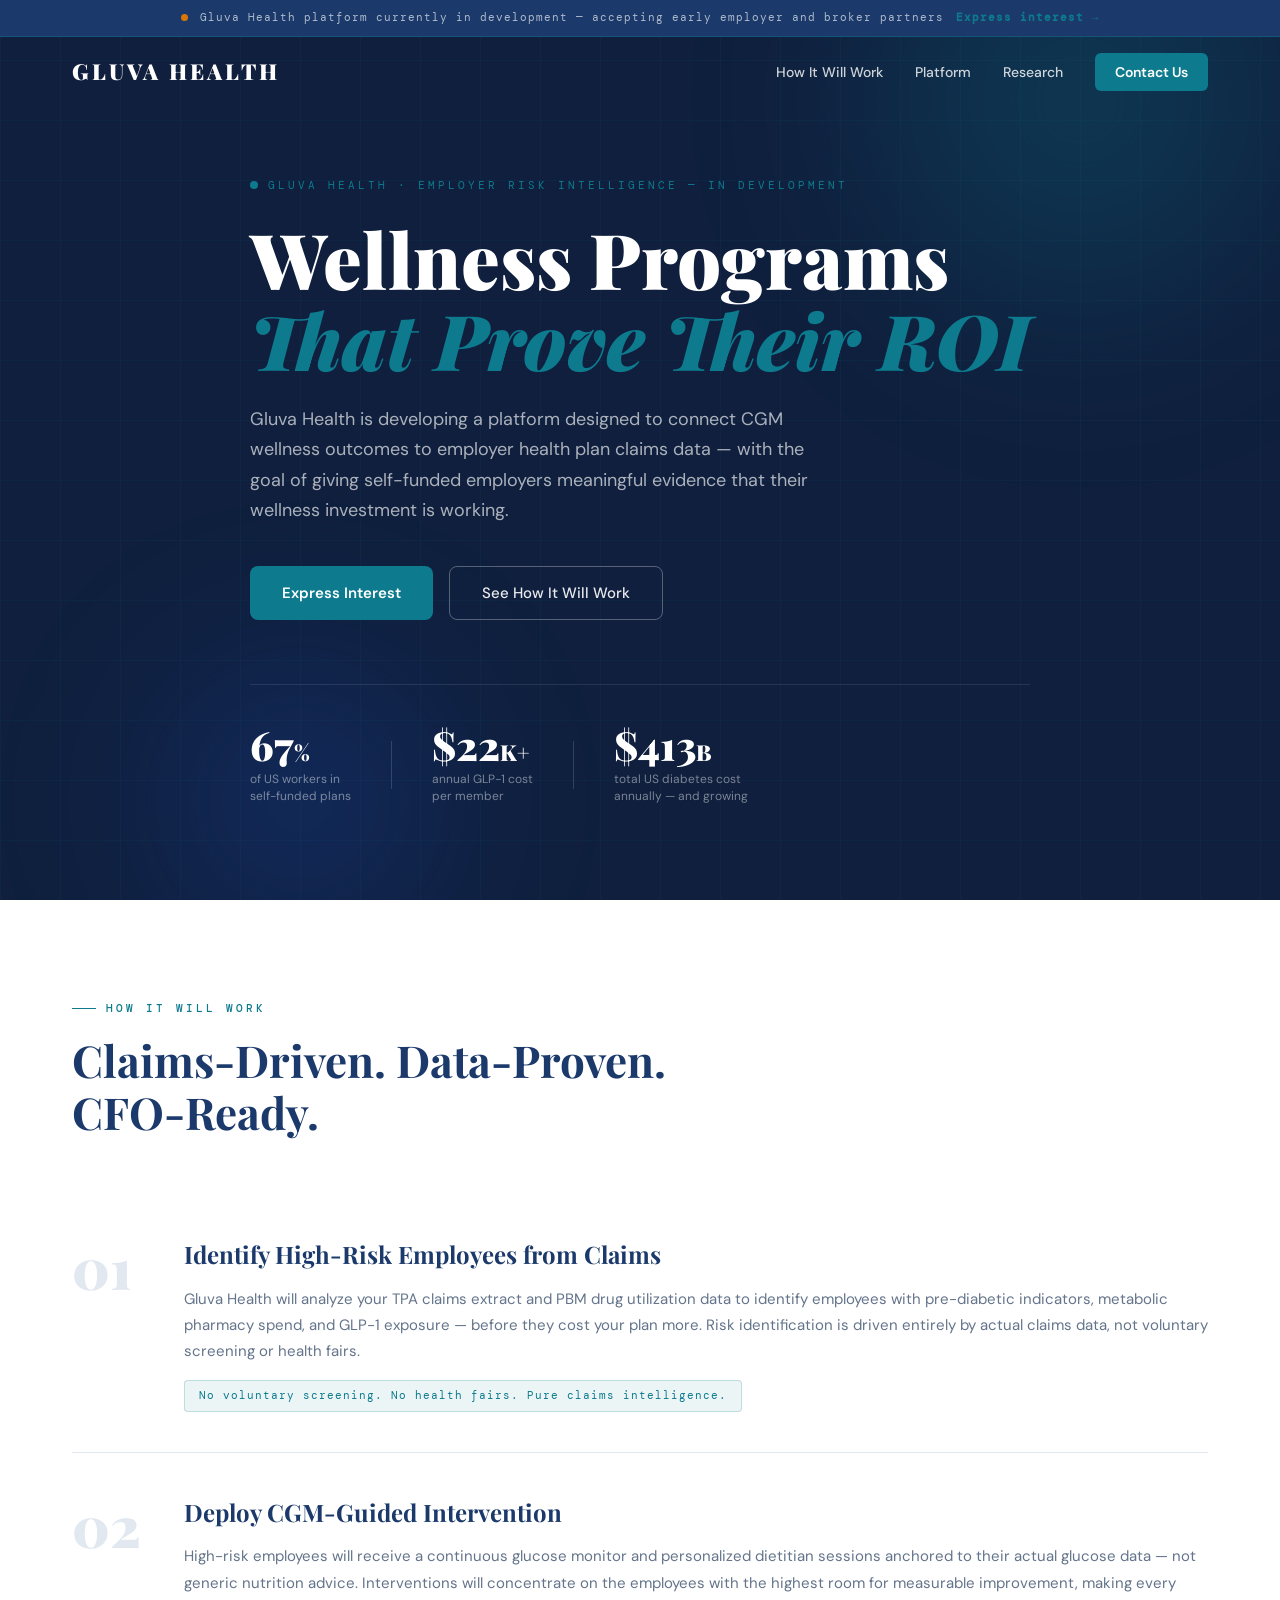
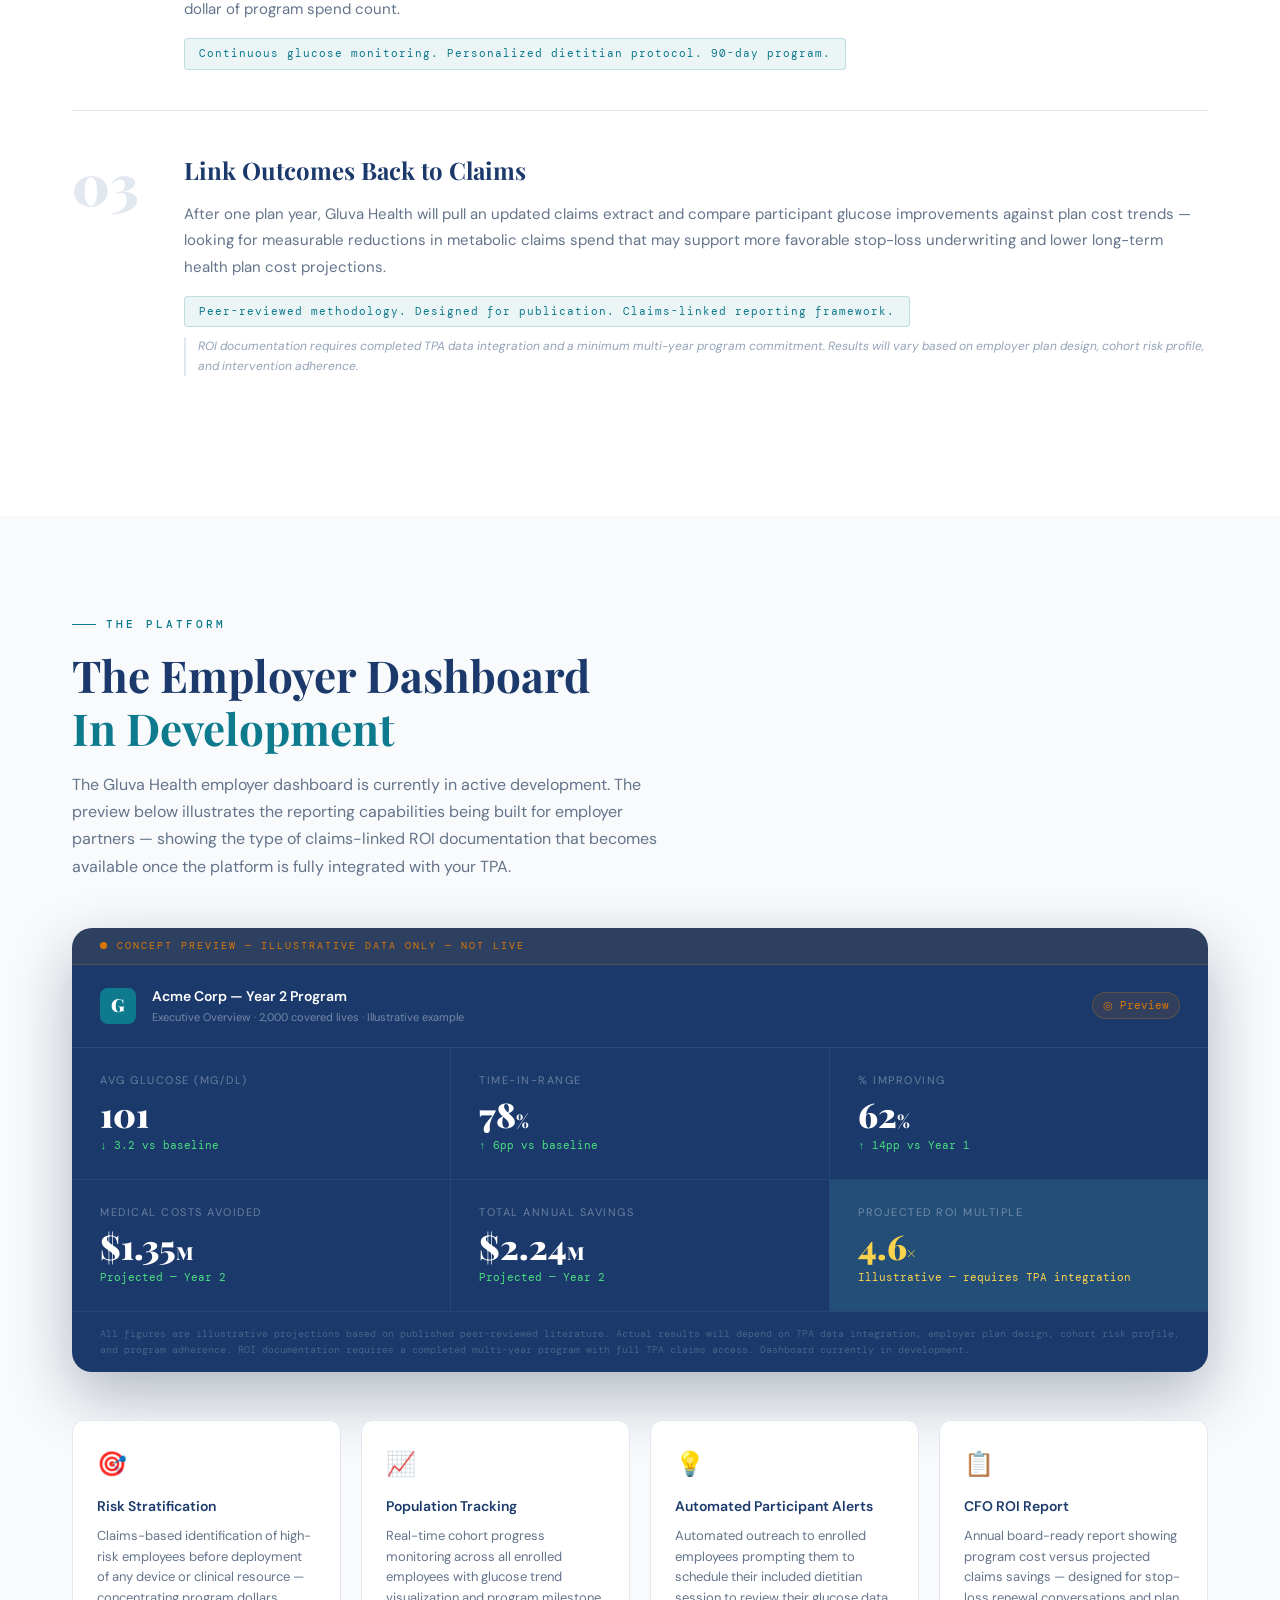
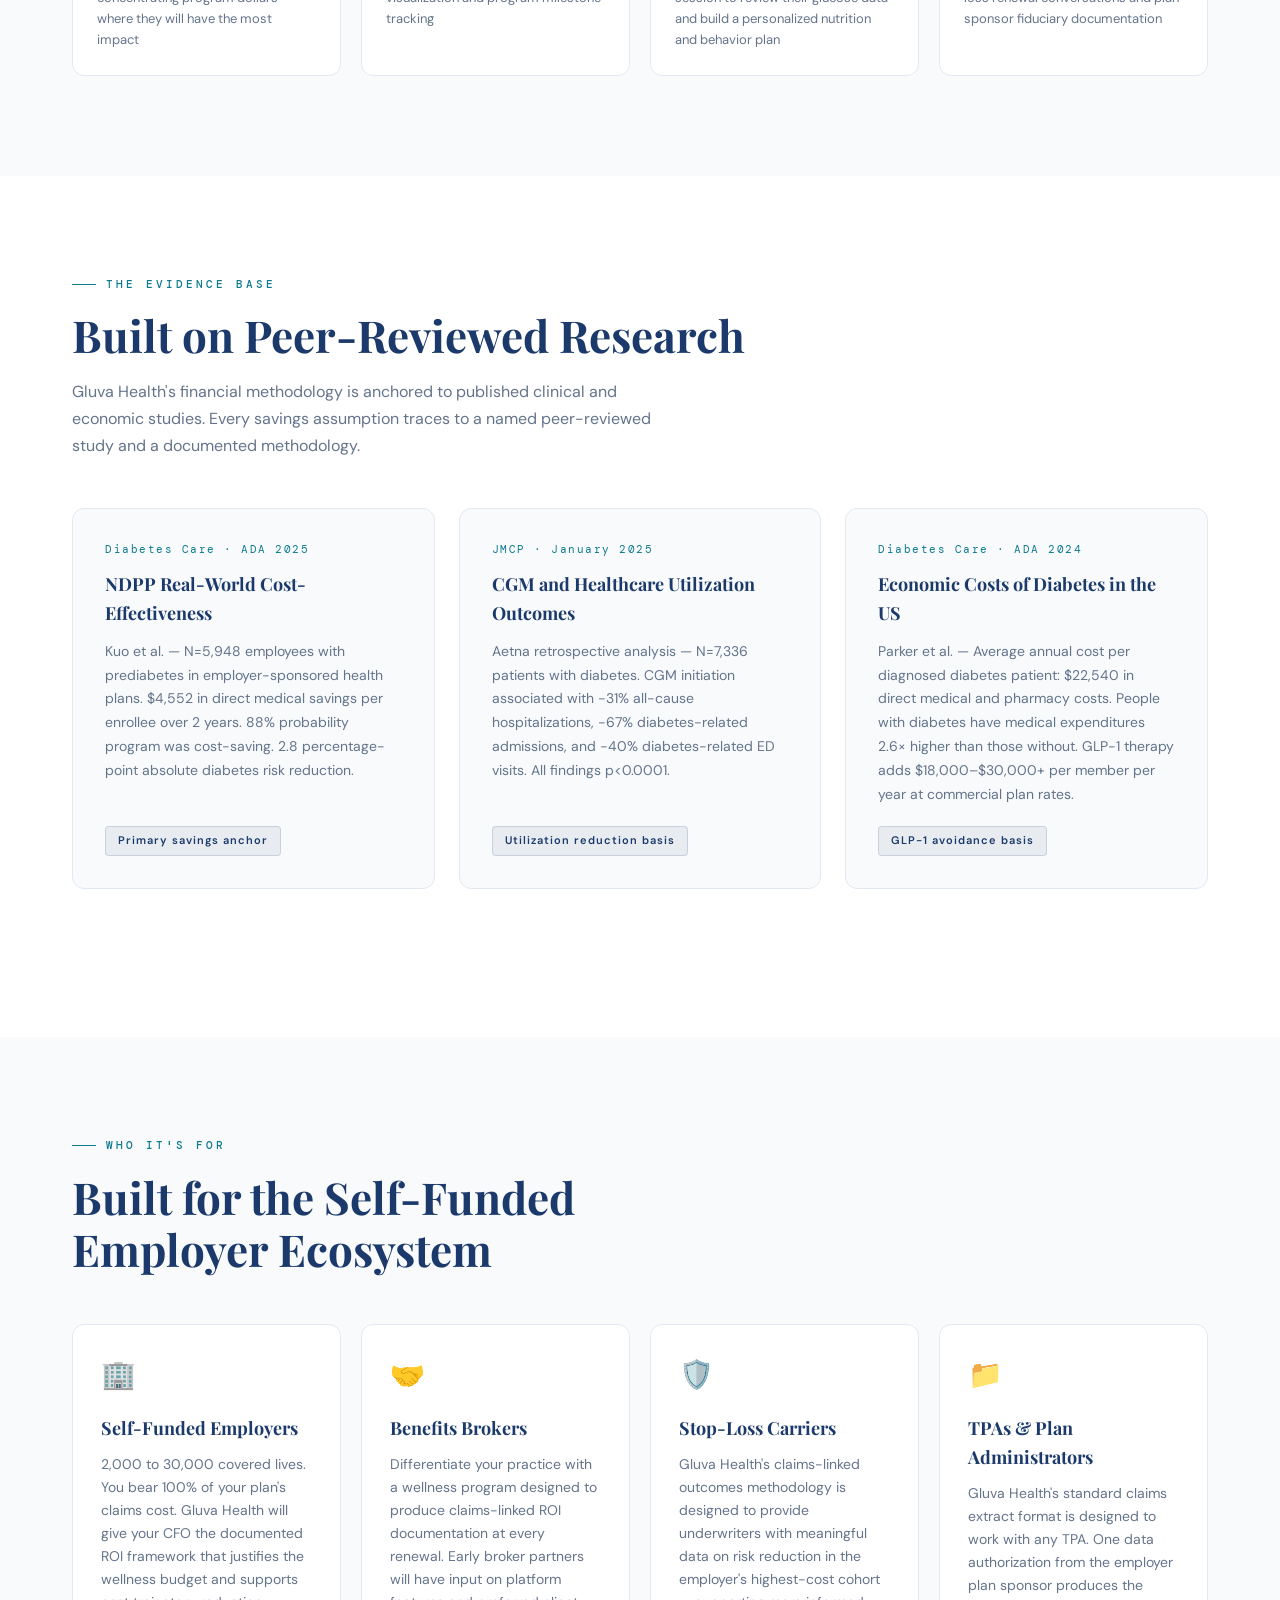
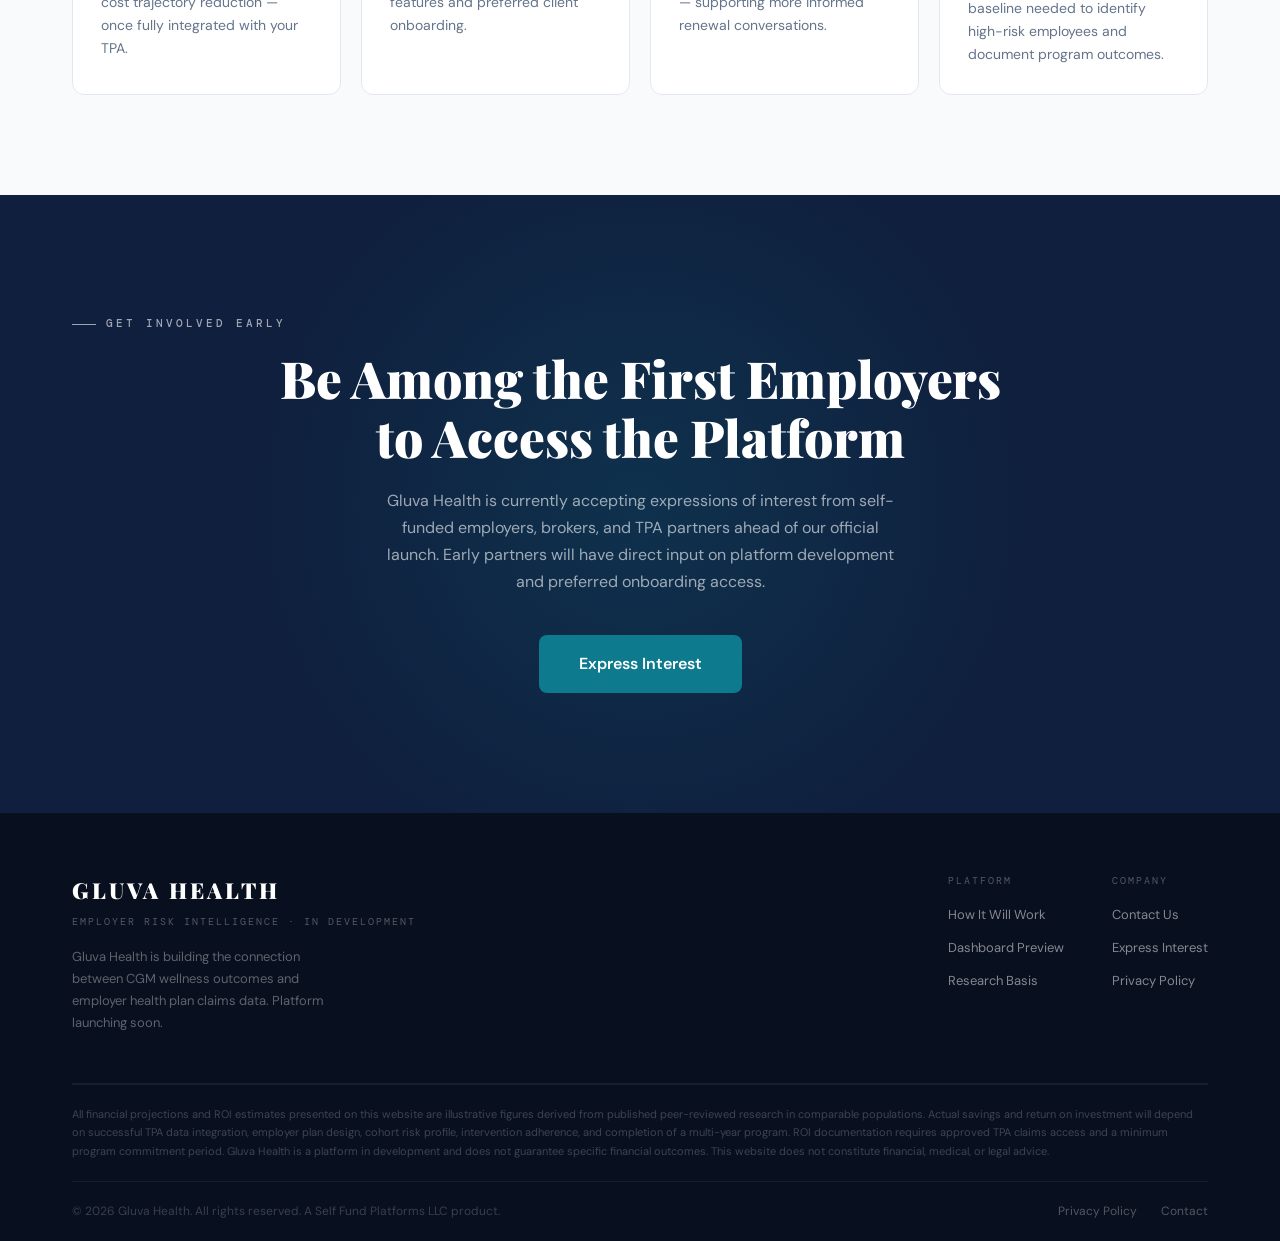
<file: index.html>
<!DOCTYPE html>
<html lang="en">
<head>
<meta charset="UTF-8">
<meta name="viewport" content="width=device-width, initial-scale=1.0">
<title>Gluva Health — Employer Risk Intelligence</title>
<meta name="description" content="Gluva Health is developing a platform designed to connect CGM wellness outcomes to employer health plan claims data — bringing meaningful measurability to self-funded employer wellness programs.">
<link rel="preconnect" href="https://fonts.googleapis.com">
<link rel="preconnect" href="https://fonts.gstatic.com" crossorigin>
<link href="https://fonts.googleapis.com/css2?family=Playfair+Display:wght@400;700;900&family=DM+Sans:wght@300;400;500;600&family=DM+Mono:wght@400;500&display=swap" rel="stylesheet">
<link rel="stylesheet" href="css/style.css">
</head>
<body>

<!-- NAV -->
<nav class="nav" id="nav">
  <div class="nav-inner">
    <a href="index.html" class="nav-logo">GLUVA HEALTH</a>
    <div class="nav-links">
      <a href="#how-it-works">How It Will Work</a>
      <a href="#platform">Platform</a>
      <a href="#research">Research</a>
      <a href="contact.html" class="nav-cta">Contact Us</a>
    </div>
    <button class="nav-burger" id="burger" aria-label="Menu">
      <span></span><span></span><span></span>
    </button>
  </div>
</nav>

<!-- MOBILE MENU -->
<div class="mobile-menu" id="mobileMenu">
  <a href="#how-it-works" onclick="closeMobile()">How It Will Work</a>
  <a href="#platform" onclick="closeMobile()">Platform</a>
  <a href="#research" onclick="closeMobile()">Research</a>
  <a href="contact.html">Contact Us</a>
</div>

<!-- LAUNCH BANNER -->
<div class="launch-banner">
  <span class="lb-dot"></span>
  Gluva Health platform currently in development — accepting early employer and broker partners
  <a href="contact.html" class="lb-link">Express interest →</a>
</div>

<!-- HERO -->
<section class="hero">
  <div class="hero-bg">
    <div class="hero-grid"></div>
    <div class="hero-orb hero-orb-1"></div>
    <div class="hero-orb hero-orb-2"></div>
  </div>
  <div class="hero-inner">
    <div class="hero-eyebrow">
      <span class="dot"></span>
      Gluva Health · Employer Risk Intelligence — In Development
    </div>
    <h1 class="hero-h1">
      Wellness Programs<br>
      <em>That Prove Their ROI</em>
    </h1>
    <p class="hero-sub">Gluva Health is developing a platform designed to connect CGM wellness outcomes to employer health plan claims data — with the goal of giving self-funded employers meaningful evidence that their wellness investment is working.</p>
    <div class="hero-actions">
      <a href="contact.html" class="btn-primary">Express Interest</a>
      <a href="#how-it-works" class="btn-ghost">See How It Will Work</a>
    </div>
    <div class="hero-stats">
      <div class="stat">
        <div class="stat-num">67<span class="stat-unit">%</span></div>
        <div class="stat-lbl">of US workers in<br>self-funded plans</div>
      </div>
      <div class="stat-div"></div>
      <div class="stat">
        <div class="stat-num">$22<span class="stat-unit">K+</span></div>
        <div class="stat-lbl">annual GLP-1 cost<br>per member</div>
      </div>
      <div class="stat-div"></div>
      <div class="stat">
        <div class="stat-num">$413<span class="stat-unit">B</span></div>
        <div class="stat-lbl">total US diabetes cost<br>annually — and growing</div>
      </div>
    </div>
  </div>
</section>


<!-- HOW IT WILL WORK -->
<section class="hiw" id="how-it-works">
  <div class="container">
    <div class="section-label">How It Will Work</div>
    <h2>Claims-Driven. Data-Proven.<br>CFO-Ready.</h2>
    <div class="steps">
      <div class="step">
        <div class="step-num">01</div>
        <div class="step-body">
          <h3>Identify High-Risk Employees from Claims</h3>
          <p>Gluva Health will analyze your TPA claims extract and PBM drug utilization data to identify employees with pre-diabetic indicators, metabolic pharmacy spend, and GLP-1 exposure — before they cost your plan more. Risk identification is driven entirely by actual claims data, not voluntary screening or health fairs.</p>
          <div class="step-badge">No voluntary screening. No health fairs. Pure claims intelligence.</div>
        </div>
      </div>
      <div class="step">
        <div class="step-num">02</div>
        <div class="step-body">
          <h3>Deploy CGM-Guided Intervention</h3>
          <p>High-risk employees will receive a continuous glucose monitor and personalized dietitian sessions anchored to their actual glucose data — not generic nutrition advice. Interventions will concentrate on the employees with the highest room for measurable improvement, making every dollar of program spend count.</p>
          <div class="step-badge">Continuous glucose monitoring. Personalized dietitian protocol. 90-day program.</div>
        </div>
      </div>
      <div class="step">
        <div class="step-num">03</div>
        <div class="step-body">
          <h3>Link Outcomes Back to Claims</h3>
          <p>After one plan year, Gluva Health will pull an updated claims extract and compare participant glucose improvements against plan cost trends — looking for measurable reductions in metabolic claims spend that may support more favorable stop-loss underwriting and lower long-term health plan cost projections.</p>
          <div class="step-badge">Peer-reviewed methodology. Designed for publication. Claims-linked reporting framework.</div>
          <div class="step-disclaimer">ROI documentation requires completed TPA data integration and a minimum multi-year program commitment. Results will vary based on employer plan design, cohort risk profile, and intervention adherence.</div>
        </div>
      </div>
    </div>
  </div>
</section>

<!-- PLATFORM PREVIEW -->
<section class="platform" id="platform">
  <div class="container">
    <div class="section-label">The Platform</div>
    <h2>The Employer Dashboard<br><span class="accent">In Development</span></h2>
    <p class="platform-sub">The Gluva Health employer dashboard is currently in active development. The preview below illustrates the reporting capabilities being built for employer partners — showing the type of claims-linked ROI documentation that becomes available once the platform is fully integrated with your TPA.</p>

    <div class="dashboard-preview">
      <div class="dash-dev-badge">
        <span class="ddb-dot"></span>
        Concept Preview — Illustrative Data Only — Not Live
      </div>
      <div class="dash-header">
        <div class="dash-logo">G</div>
        <div class="dash-title">
          <div class="dash-company">Acme Corp — Year 2 Program</div>
          <div class="dash-sub">Executive Overview · 2,000 covered lives · Illustrative example</div>
        </div>
        <div class="dash-badge preview">◎ Preview</div>
      </div>
      <div class="dash-metrics">
        <div class="dash-metric">
          <div class="dm-label">Avg Glucose (mg/dL)</div>
          <div class="dm-val">101</div>
          <div class="dm-delta green">↓ 3.2 vs baseline</div>
        </div>
        <div class="dash-metric">
          <div class="dm-label">Time-in-Range</div>
          <div class="dm-val">78<span class="dm-unit">%</span></div>
          <div class="dm-delta green">↑ 6pp vs baseline</div>
        </div>
        <div class="dash-metric">
          <div class="dm-label">% Improving</div>
          <div class="dm-val">62<span class="dm-unit">%</span></div>
          <div class="dm-delta green">↑ 14pp vs Year 1</div>
        </div>
        <div class="dash-metric">
          <div class="dm-label">Medical Costs Avoided</div>
          <div class="dm-val">$1.35<span class="dm-unit">M</span></div>
          <div class="dm-delta green">Projected — Year 2</div>
        </div>
        <div class="dash-metric">
          <div class="dm-label">Total Annual Savings</div>
          <div class="dm-val">$2.24<span class="dm-unit">M</span></div>
          <div class="dm-delta green">Projected — Year 2</div>
        </div>
        <div class="dash-metric highlight">
          <div class="dm-label">Projected ROI Multiple</div>
          <div class="dm-val gold">4.6<span class="dm-unit">×</span></div>
          <div class="dm-delta gold">Illustrative — requires TPA integration</div>
        </div>
      </div>
      <div class="dash-footer">
        All figures are illustrative projections based on published peer-reviewed literature. Actual results will depend on TPA data integration, employer plan design, cohort risk profile, and program adherence. ROI documentation requires a completed multi-year program with full TPA claims access. Dashboard currently in development.
      </div>
    </div>

    <div class="platform-features">
      <div class="pf-item">
        <div class="pf-icon">🎯</div>
        <div class="pf-label">Risk Stratification</div>
        <div class="pf-body">Claims-based identification of high-risk employees before deployment of any device or clinical resource — concentrating program dollars where they will have the most impact</div>
      </div>
      <div class="pf-item">
        <div class="pf-icon">📈</div>
        <div class="pf-label">Population Tracking</div>
        <div class="pf-body">Real-time cohort progress monitoring across all enrolled employees with glucose trend visualization and program milestone tracking</div>
      </div>
      <div class="pf-item">
        <div class="pf-icon">💡</div>
        <div class="pf-label">Automated Participant Alerts</div>
        <div class="pf-body">Automated outreach to enrolled employees prompting them to schedule their included dietitian session to review their glucose data and build a personalized nutrition and behavior plan</div>
      </div>
      <div class="pf-item">
        <div class="pf-icon">📋</div>
        <div class="pf-label">CFO ROI Report</div>
        <div class="pf-body">Annual board-ready report showing program cost versus projected claims savings — designed for stop-loss renewal conversations and plan sponsor fiduciary documentation</div>
      </div>
    </div>
  </div>
</section>

<!-- RESEARCH -->
<section class="research" id="research">
  <div class="container">
    <div class="section-label">The Evidence Base</div>
    <h2>Built on Peer-Reviewed Research</h2>
    <p class="research-sub">Gluva Health's financial methodology is anchored to published clinical and economic studies. Every savings assumption traces to a named peer-reviewed study and a documented methodology.</p>
    <div class="research-grid">
      <div class="research-card">
        <div class="rc-journal">Diabetes Care · ADA 2025</div>
        <h3>NDPP Real-World Cost-Effectiveness</h3>
        <p>Kuo et al. — N=5,948 employees with prediabetes in employer-sponsored health plans. $4,552 in direct medical savings per enrollee over 2 years. 88% probability program was cost-saving. 2.8 percentage-point absolute diabetes risk reduction.</p>
        <div class="rc-tag">Primary savings anchor</div>
      </div>
      <div class="research-card">
        <div class="rc-journal">JMCP · January 2025</div>
        <h3>CGM and Healthcare Utilization Outcomes</h3>
        <p>Aetna retrospective analysis — N=7,336 patients with diabetes. CGM initiation associated with −31% all-cause hospitalizations, −67% diabetes-related admissions, and −40% diabetes-related ED visits. All findings p&lt;0.0001.</p>
        <div class="rc-tag">Utilization reduction basis</div>
      </div>
      <div class="research-card">
        <div class="rc-journal">Diabetes Care · ADA 2024</div>
        <h3>Economic Costs of Diabetes in the US</h3>
        <p>Parker et al. — Average annual cost per diagnosed diabetes patient: $22,540 in direct medical and pharmacy costs. People with diabetes have medical expenditures 2.6× higher than those without. GLP-1 therapy adds $18,000–$30,000+ per member per year at commercial plan rates.</p>
        <div class="rc-tag">GLP-1 avoidance basis</div>
      </div>
    </div>

  </div>
</section>

<!-- WHO IT'S FOR -->
<section class="audience">
  <div class="container">
    <div class="section-label">Who It's For</div>
    <h2>Built for the Self-Funded<br>Employer Ecosystem</h2>
    <div class="audience-grid">
      <div class="aud-card">
        <div class="aud-icon">🏢</div>
        <h3>Self-Funded Employers</h3>
        <p>2,000 to 30,000 covered lives. You bear 100% of your plan's claims cost. Gluva Health will give your CFO the documented ROI framework that justifies the wellness budget and supports cost trajectory reduction — once fully integrated with your TPA.</p>
      </div>
      <div class="aud-card">
        <div class="aud-icon">🤝</div>
        <h3>Benefits Brokers</h3>
        <p>Differentiate your practice with a wellness program designed to produce claims-linked ROI documentation at every renewal. Early broker partners will have input on platform features and preferred client onboarding.</p>
      </div>
      <div class="aud-card">
        <div class="aud-icon">🛡️</div>
        <h3>Stop-Loss Carriers</h3>
        <p>Gluva Health's claims-linked outcomes methodology is designed to provide underwriters with meaningful data on risk reduction in the employer's highest-cost cohort — supporting more informed renewal conversations.</p>
      </div>
      <div class="aud-card">
        <div class="aud-icon">📁</div>
        <h3>TPAs & Plan Administrators</h3>
        <p>Gluva Health's standard claims extract format is designed to work with any TPA. One data authorization from the employer plan sponsor produces the baseline needed to identify high-risk employees and document program outcomes.</p>
      </div>
    </div>
  </div>
</section>

<!-- CTA -->
<section class="cta-section">
  <div class="cta-bg">
    <div class="cta-orb"></div>
  </div>
  <div class="container">
    <div class="cta-inner">
      <div class="section-label light">Get Involved Early</div>
      <h2>Be Among the First Employers<br>to Access the Platform</h2>
      <p>Gluva Health is currently accepting expressions of interest from self-funded employers, brokers, and TPA partners ahead of our official launch. Early partners will have direct input on platform development and preferred onboarding access.</p>
      <a href="contact.html" class="btn-primary large">Express Interest</a>
    </div>
  </div>
</section>

<!-- FOOTER -->
<footer class="footer">
  <div class="container">
    <div class="footer-top">
      <div class="footer-brand">
        <div class="footer-logo">GLUVA HEALTH</div>
        <div class="footer-tagline">Employer Risk Intelligence · In Development</div>
        <p class="footer-desc">Gluva Health is building the connection between CGM wellness outcomes and employer health plan claims data. Platform launching soon.</p>
      </div>
      <div class="footer-links">
        <div class="fl-col">
          <div class="fl-label">Platform</div>
          <a href="#how-it-works">How It Will Work</a>
          <a href="#platform">Dashboard Preview</a>
          <a href="#research">Research Basis</a>
        </div>
        <div class="fl-col">
          <div class="fl-label">Company</div>
          <a href="contact.html">Contact Us</a>
          <a href="contact.html">Express Interest</a>
          <a href="privacy.html">Privacy Policy</a>
        </div>
      </div>
    </div>
    <div class="footer-disclaimer">
      All financial projections and ROI estimates presented on this website are illustrative figures derived from published peer-reviewed research in comparable populations. Actual savings and return on investment will depend on successful TPA data integration, employer plan design, cohort risk profile, intervention adherence, and completion of a multi-year program. ROI documentation requires approved TPA claims access and a minimum program commitment period. Gluva Health is a platform in development and does not guarantee specific financial outcomes. This website does not constitute financial, medical, or legal advice.
    </div>
    <div class="footer-bottom">
      <div class="fb-left">© 2026 Gluva Health. All rights reserved. A Self Fund Platforms LLC product.</div>
      <div class="fb-right">
        <a href="privacy.html">Privacy Policy</a>
        <a href="contact.html">Contact</a>
      </div>
    </div>
  </div>
</footer>

<script src="js/main.js"></script>
</body>
</html>
</file>
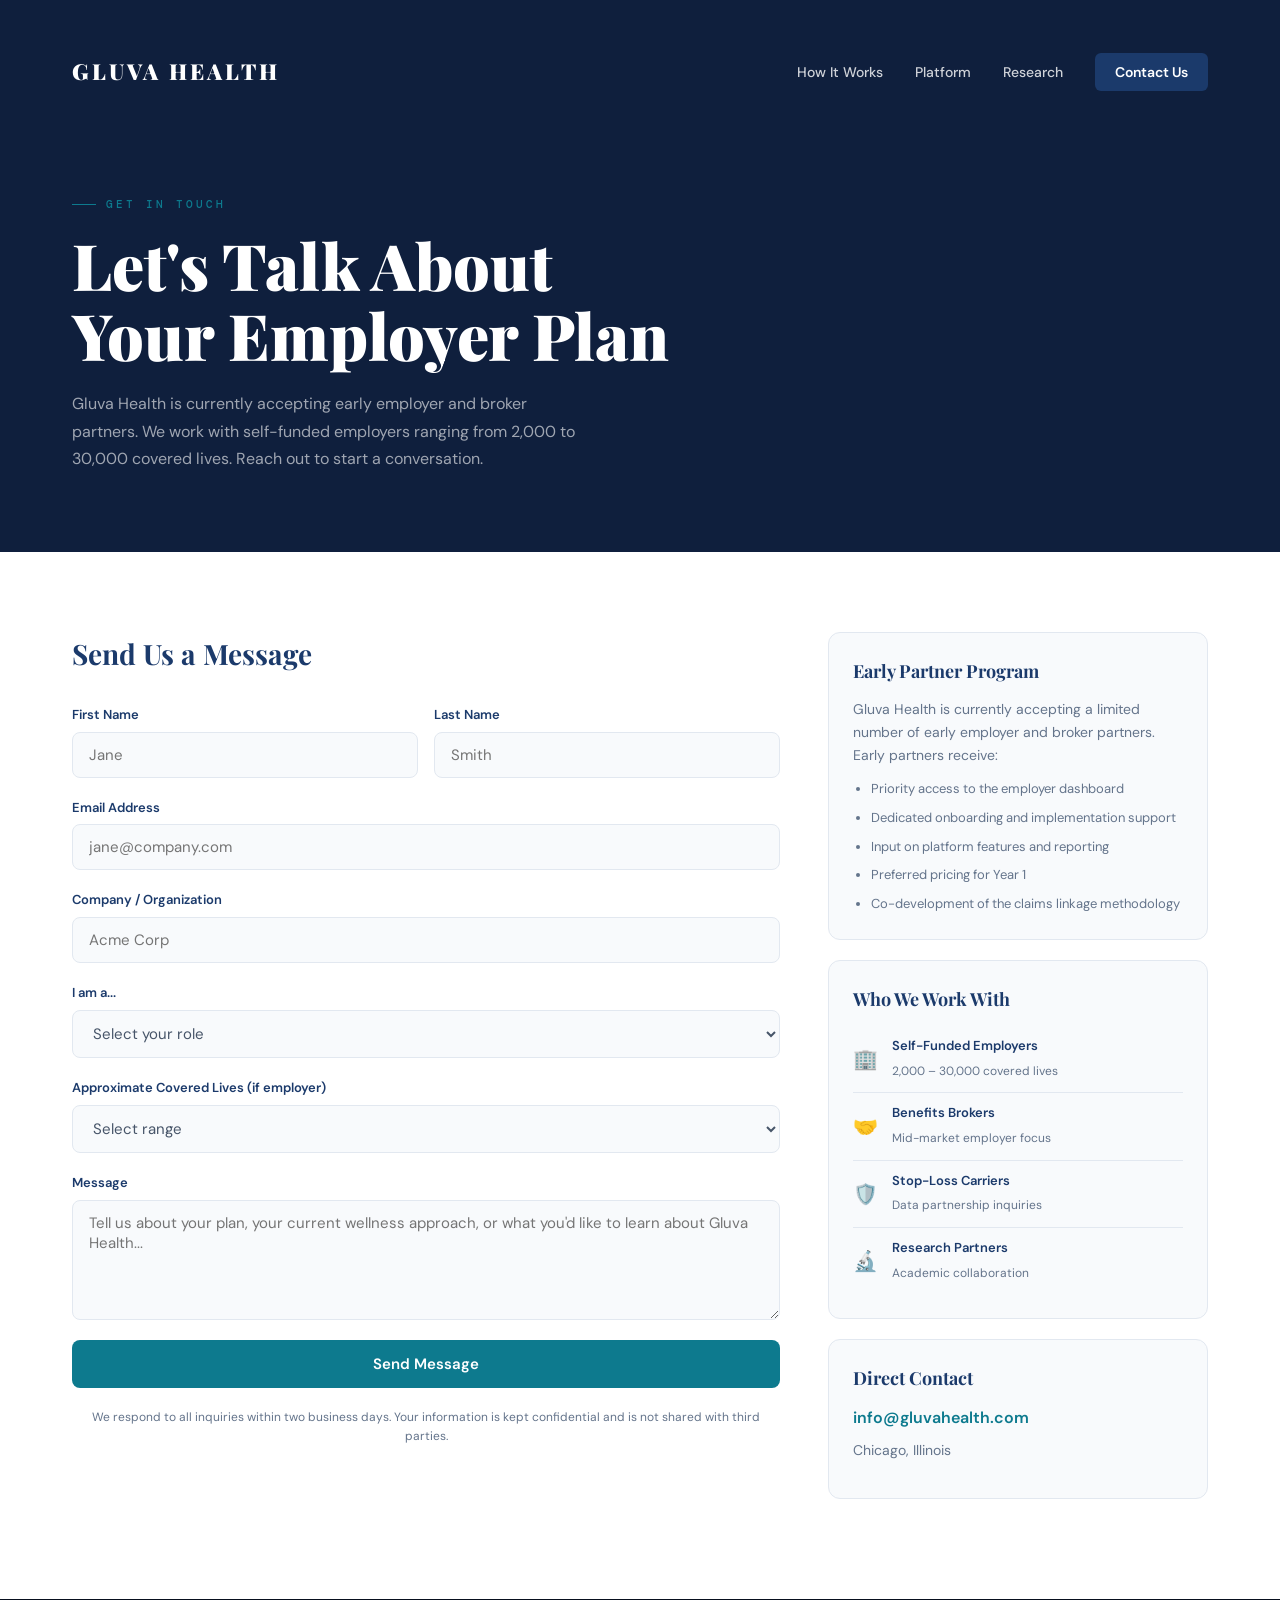
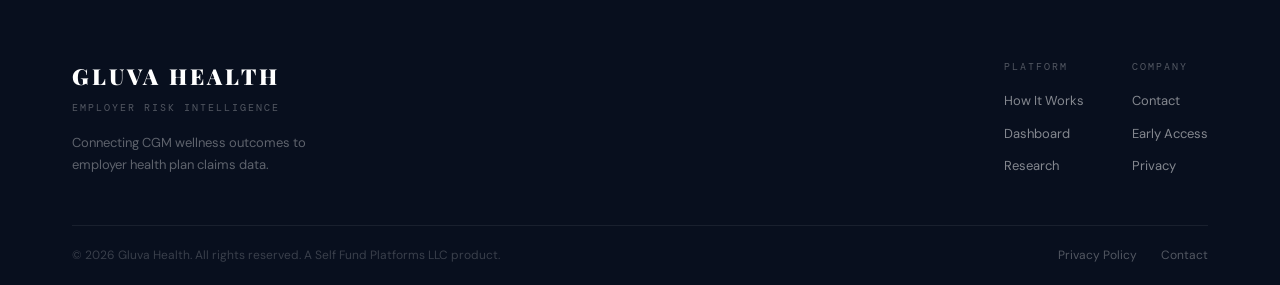
<file: contact.html>
<!DOCTYPE html>
<html lang="en">
<head>
<meta charset="UTF-8">
<meta name="viewport" content="width=device-width, initial-scale=1.0">
<title>Contact — Gluva Health</title>
<meta name="description" content="Get in touch with the Gluva Health team to learn more about early employer and broker partnerships.">
<link rel="preconnect" href="https://fonts.googleapis.com">
<link rel="preconnect" href="https://fonts.gstatic.com" crossorigin>
<link href="https://fonts.googleapis.com/css2?family=Playfair+Display:wght@400;700;900&family=DM+Sans:wght@300;400;500;600&family=DM+Mono:wght@400;500&display=swap" rel="stylesheet">
<link rel="stylesheet" href="css/style.css">
</head>
<body>

<nav class="nav" id="nav">
  <div class="nav-inner">
    <a href="index.html" class="nav-logo">GLUVA HEALTH</a>
    <div class="nav-links">
      <a href="index.html#how-it-works">How It Works</a>
      <a href="index.html#platform">Platform</a>
      <a href="index.html#research">Research</a>
      <a href="contact.html" class="nav-cta active">Contact Us</a>
    </div>
    <button class="nav-burger" id="burger" aria-label="Menu">
      <span></span><span></span><span></span>
    </button>
  </div>
</nav>

<div class="mobile-menu" id="mobileMenu">
  <a href="index.html#how-it-works" onclick="closeMobile()">How It Works</a>
  <a href="index.html#platform" onclick="closeMobile()">Platform</a>
  <a href="index.html#research" onclick="closeMobile()">Research</a>
  <a href="contact.html">Contact Us</a>
</div>

<section class="contact-hero">
  <div class="container">
    <div class="section-label">Get in Touch</div>
    <h1>Let's Talk About<br>Your Employer Plan</h1>
    <p>Gluva Health is currently accepting early employer and broker partners. We work with self-funded employers ranging from 2,000 to 30,000 covered lives. Reach out to start a conversation.</p>
  </div>
</section>

<section class="contact-body">
  <div class="container">
    <div class="contact-grid">

      <div class="contact-form-wrap">
        <h2>Send Us a Message</h2>
        <form class="contact-form" id="contactForm" onsubmit="handleSubmit(event)">
          <div class="form-row">
            <div class="form-group">
              <label>First Name</label>
              <input type="text" name="firstName" placeholder="Jane" required>
            </div>
            <div class="form-group">
              <label>Last Name</label>
              <input type="text" name="lastName" placeholder="Smith" required>
            </div>
          </div>
          <div class="form-group">
            <label>Email Address</label>
            <input type="email" name="email" placeholder="jane@company.com" required>
          </div>
          <div class="form-group">
            <label>Company / Organization</label>
            <input type="text" name="company" placeholder="Acme Corp">
          </div>
          <div class="form-group">
            <label>I am a...</label>
            <select name="role">
              <option value="">Select your role</option>
              <option value="employer">Employer / HR / Benefits Director</option>
              <option value="broker">Benefits Broker / Consultant</option>
              <option value="tpa">Third Party Administrator (TPA)</option>
              <option value="stoploss">Stop-Loss Carrier / Underwriter</option>
              <option value="pbm">Pharmacy Benefit Manager (PBM)</option>
              <option value="investor">Investor</option>
              <option value="researcher">Academic / Researcher</option>
              <option value="other">Other</option>
            </select>
          </div>
          <div class="form-group">
            <label>Approximate Covered Lives (if employer)</label>
            <select name="lives">
              <option value="">Select range</option>
              <option value="2000-5000">2,000 – 5,000</option>
              <option value="5000-10000">5,000 – 10,000</option>
              <option value="10000-20000">10,000 – 20,000</option>
              <option value="20000-30000">20,000 – 30,000</option>
              <option value="30000+">30,000+</option>
              <option value="na">Not applicable</option>
            </select>
          </div>
          <div class="form-group">
            <label>Message</label>
            <textarea name="message" rows="4" placeholder="Tell us about your plan, your current wellness approach, or what you'd like to learn about Gluva Health..."></textarea>
          </div>
          <button type="submit" class="btn-primary full">Send Message</button>
          <p class="form-note">We respond to all inquiries within two business days. Your information is kept confidential and is not shared with third parties.</p>
        </form>
        <div class="form-success" id="formSuccess" style="display:none;">
          <div class="success-icon">✓</div>
          <h3>Message Received</h3>
          <p>Thank you for reaching out. We will be in touch within two business days.</p>
        </div>
      </div>

      <div class="contact-info">
        <div class="ci-card">
          <h3>Early Partner Program</h3>
          <p>Gluva Health is currently accepting a limited number of early employer and broker partners. Early partners receive:</p>
          <ul>
            <li>Priority access to the employer dashboard</li>
            <li>Dedicated onboarding and implementation support</li>
            <li>Input on platform features and reporting</li>
            <li>Preferred pricing for Year 1</li>
            <li>Co-development of the claims linkage methodology</li>
          </ul>
        </div>

        <div class="ci-card">
          <h3>Who We Work With</h3>
          <div class="ci-item">
            <div class="ci-icon">🏢</div>
            <div>
              <strong>Self-Funded Employers</strong>
              <span>2,000 – 30,000 covered lives</span>
            </div>
          </div>
          <div class="ci-item">
            <div class="ci-icon">🤝</div>
            <div>
              <strong>Benefits Brokers</strong>
              <span>Mid-market employer focus</span>
            </div>
          </div>
          <div class="ci-item">
            <div class="ci-icon">🛡️</div>
            <div>
              <strong>Stop-Loss Carriers</strong>
              <span>Data partnership inquiries</span>
            </div>
          </div>
          <div class="ci-item">
            <div class="ci-icon">🔬</div>
            <div>
              <strong>Research Partners</strong>
              <span>Academic collaboration</span>
            </div>
          </div>
        </div>

        <div class="ci-card">
          <h3>Direct Contact</h3>
          <a href="mailto:info@gluvahealth.com" class="ci-email">info@gluvahealth.com</a>
          <p class="ci-location">Chicago, Illinois</p>
        </div>
      </div>
    </div>
  </div>
</section>

<footer class="footer">
  <div class="container">
    <div class="footer-top">
      <div class="footer-brand">
        <div class="footer-logo">GLUVA HEALTH</div>
        <div class="footer-tagline">Employer Risk Intelligence</div>
        <p class="footer-desc">Connecting CGM wellness outcomes to employer health plan claims data.</p>
      </div>
      <div class="footer-links">
        <div class="fl-col">
          <div class="fl-label">Platform</div>
          <a href="index.html#how-it-works">How It Works</a>
          <a href="index.html#platform">Dashboard</a>
          <a href="index.html#research">Research</a>
        </div>
        <div class="fl-col">
          <div class="fl-label">Company</div>
          <a href="contact.html">Contact</a>
          <a href="contact.html">Early Access</a>
          <a href="privacy.html">Privacy</a>
        </div>
      </div>
    </div>
    <div class="footer-bottom">
      <div class="fb-left">© 2026 Gluva Health. All rights reserved. A Self Fund Platforms LLC product.</div>
      <div class="fb-right">
        <a href="privacy.html">Privacy Policy</a>
        <a href="contact.html">Contact</a>
      </div>
    </div>
  </div>
</footer>

<script src="js/main.js"></script>
</body>
</html>
</file>
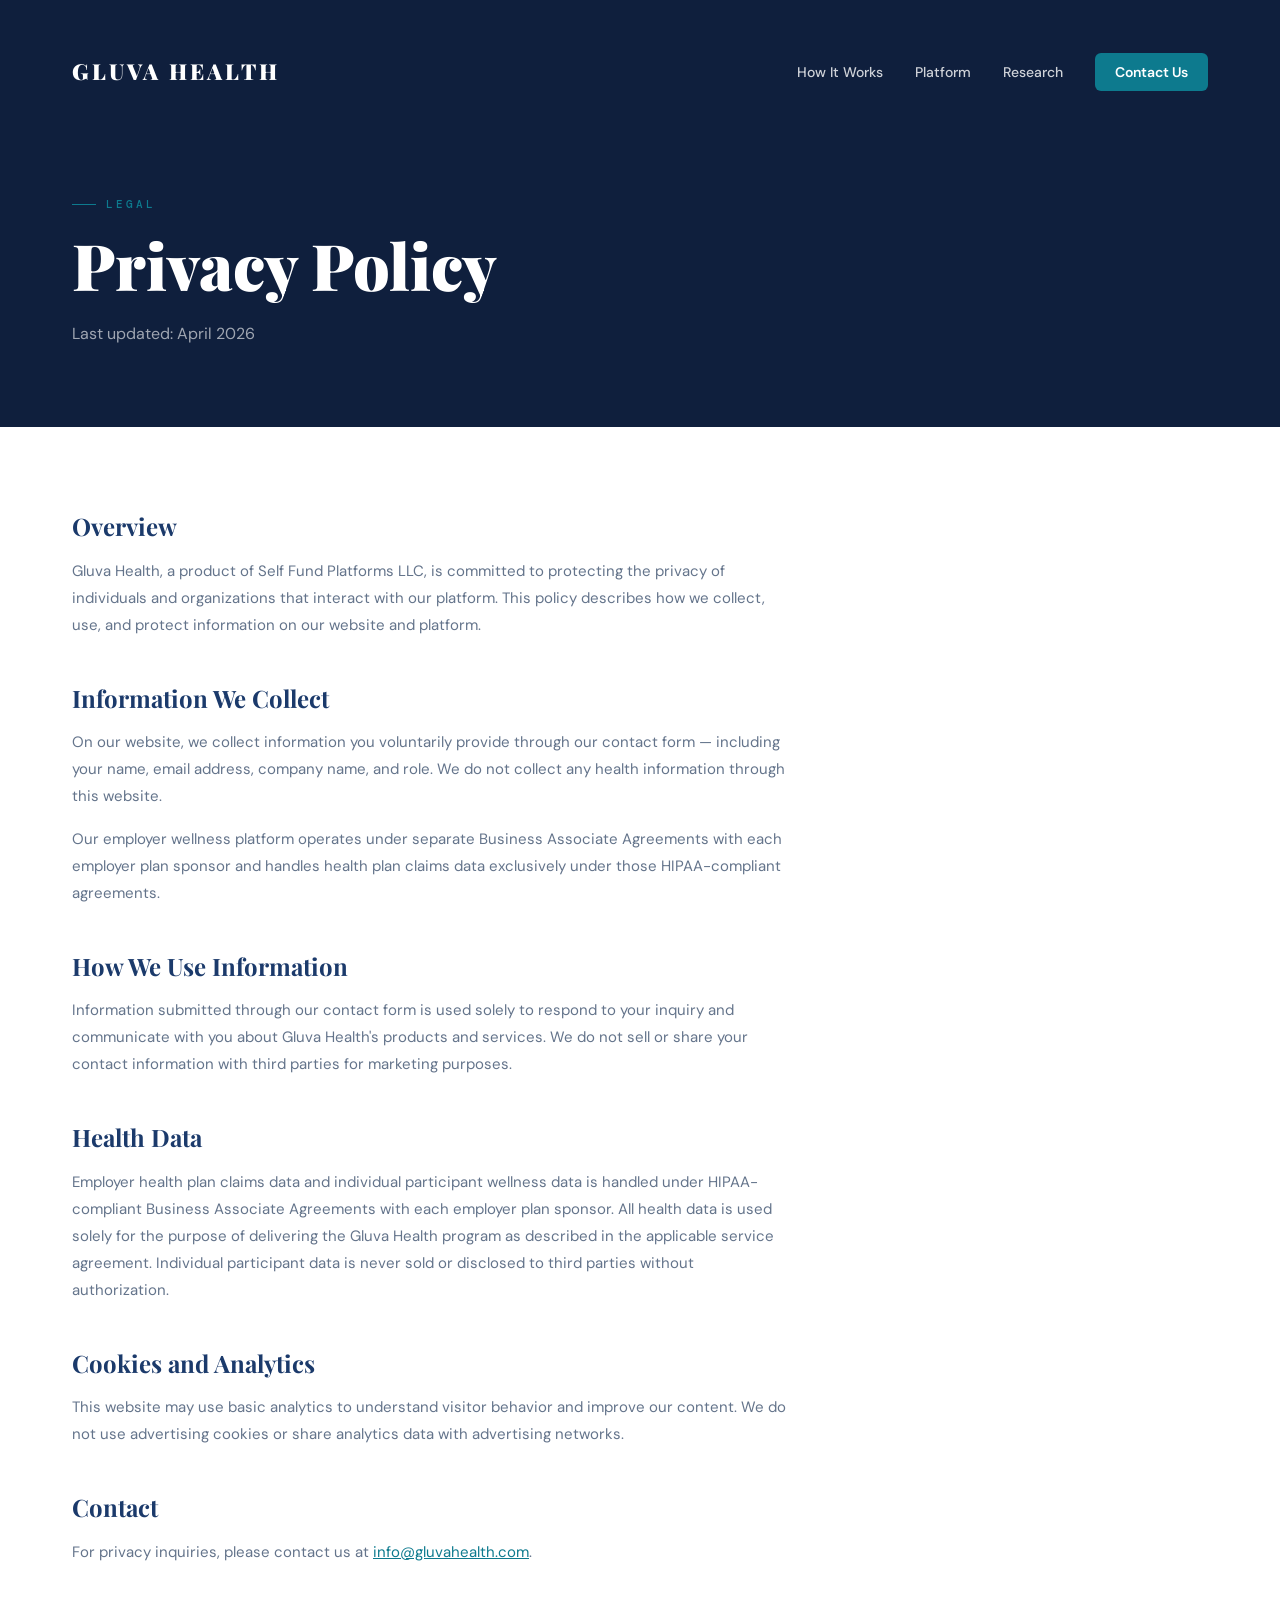
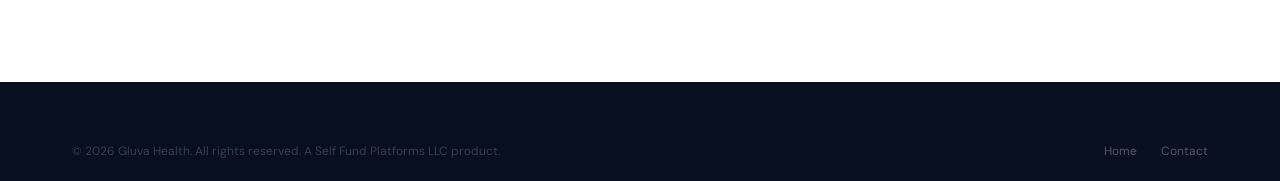
<file: privacy.html>
<!DOCTYPE html>
<html lang="en">
<head>
<meta charset="UTF-8">
<meta name="viewport" content="width=device-width, initial-scale=1.0">
<title>Privacy Policy — Gluva Health</title>
<link rel="preconnect" href="https://fonts.googleapis.com">
<link rel="preconnect" href="https://fonts.gstatic.com" crossorigin>
<link href="https://fonts.googleapis.com/css2?family=Playfair+Display:wght@400;700;900&family=DM+Sans:wght@300;400;500;600&family=DM+Mono:wght@400;500&display=swap" rel="stylesheet">
<link rel="stylesheet" href="css/style.css">
</head>
<body>
<nav class="nav" id="nav">
  <div class="nav-inner">
    <a href="index.html" class="nav-logo">GLUVA HEALTH</a>
    <div class="nav-links">
      <a href="index.html#how-it-works">How It Works</a>
      <a href="index.html#platform">Platform</a>
      <a href="index.html#research">Research</a>
      <a href="contact.html" class="nav-cta">Contact Us</a>
    </div>
  </div>
</nav>

<section class="contact-hero">
  <div class="container">
    <div class="section-label">Legal</div>
    <h1>Privacy Policy</h1>
    <p>Last updated: April 2026</p>
  </div>
</section>

<section class="privacy-body">
  <div class="container">
    <div class="privacy-content">
      <h2>Overview</h2>
      <p>Gluva Health, a product of Self Fund Platforms LLC, is committed to protecting the privacy of individuals and organizations that interact with our platform. This policy describes how we collect, use, and protect information on our website and platform.</p>

      <h2>Information We Collect</h2>
      <p>On our website, we collect information you voluntarily provide through our contact form — including your name, email address, company name, and role. We do not collect any health information through this website.</p>
      <p>Our employer wellness platform operates under separate Business Associate Agreements with each employer plan sponsor and handles health plan claims data exclusively under those HIPAA-compliant agreements.</p>

      <h2>How We Use Information</h2>
      <p>Information submitted through our contact form is used solely to respond to your inquiry and communicate with you about Gluva Health's products and services. We do not sell or share your contact information with third parties for marketing purposes.</p>

      <h2>Health Data</h2>
      <p>Employer health plan claims data and individual participant wellness data is handled under HIPAA-compliant Business Associate Agreements with each employer plan sponsor. All health data is used solely for the purpose of delivering the Gluva Health program as described in the applicable service agreement. Individual participant data is never sold or disclosed to third parties without authorization.</p>

      <h2>Cookies and Analytics</h2>
      <p>This website may use basic analytics to understand visitor behavior and improve our content. We do not use advertising cookies or share analytics data with advertising networks.</p>

      <h2>Contact</h2>
      <p>For privacy inquiries, please contact us at <a href="mailto:info@gluvahealth.com">info@gluvahealth.com</a>.</p>
    </div>
  </div>
</section>

<footer class="footer">
  <div class="container">
    <div class="footer-bottom" style="border-top:none;padding-top:0;">
      <div class="fb-left">© 2026 Gluva Health. All rights reserved. A Self Fund Platforms LLC product.</div>
      <div class="fb-right"><a href="index.html">Home</a><a href="contact.html">Contact</a></div>
    </div>
  </div>
</footer>
<script src="js/main.js"></script>
</body>
</html>
</file>
<file: css/style.css>
/* ── TOKENS ─────────────────────────────────────── */
:root {
  --navy:   #1B3A6B;
  --teal:   #0D7A8E;
  --green:  #15803D;
  --gold:   #D97706;
  --slate:  #475569;
  --muted:  #64748B;
  --line:   #E2E8F0;
  --lgray:  #F8FAFC;
  --white:  #FFFFFF;
  --dark:   #0F1F3D;

  --font-display: 'Playfair Display', Georgia, serif;
  --font-body:    'DM Sans', system-ui, sans-serif;
  --font-mono:    'DM Mono', monospace;

  --container: 1200px;
  --radius: 12px;
  --radius-lg: 20px;
}

/* ── RESET ──────────────────────────────────────── */
*, *::before, *::after { box-sizing: border-box; margin: 0; padding: 0; }
html { scroll-behavior: smooth; }
body { font-family: var(--font-body); color: var(--slate); background: var(--white); line-height: 1.6; overflow-x: hidden; }
img { max-width: 100%; display: block; }
a { color: inherit; text-decoration: none; }

/* ── CONTAINER ──────────────────────────────────── */
.container { max-width: var(--container); margin: 0 auto; padding: 0 32px; }

/* ── NAV ────────────────────────────────────────── */
.nav {
  position: fixed; top: 0; left: 0; right: 0; z-index: 100;
  padding: 0;
  transition: background .3s, box-shadow .3s;
}
.nav.scrolled {
  background: rgba(255,255,255,0.96);
  backdrop-filter: blur(12px);
  box-shadow: 0 1px 0 var(--line);
}
.nav-inner {
  max-width: var(--container); margin: 0 auto; padding: 0 32px;
  height: 72px;
  display: flex; align-items: center; justify-content: space-between;
}
.nav-logo {
  font-family: var(--font-display);
  font-size: 22px; font-weight: 900;
  color: var(--white);
  letter-spacing: 3px;
  transition: color .3s;
}
.nav.scrolled .nav-logo { color: var(--navy); }
.nav-links { display: flex; align-items: center; gap: 32px; }
.nav-links a {
  font-size: 14px; font-weight: 500; color: rgba(255,255,255,0.8);
  transition: color .3s;
}
.nav.scrolled .nav-links a { color: var(--slate); }
.nav-links a:hover { color: var(--white); }
.nav.scrolled .nav-links a:hover { color: var(--navy); }
.nav-cta {
  background: var(--teal) !important;
  color: var(--white) !important;
  padding: 8px 20px;
  border-radius: 6px;
  font-weight: 600 !important;
  transition: background .2s, transform .2s !important;
}
.nav-cta:hover { background: var(--navy) !important; transform: translateY(-1px); }
.nav-cta.active { background: var(--navy) !important; }
.nav-burger { display: none; flex-direction: column; gap: 5px; background: none; border: none; cursor: pointer; padding: 4px; }
.nav-burger span { display: block; width: 24px; height: 2px; background: var(--white); border-radius: 2px; transition: background .3s; }
.nav.scrolled .nav-burger span { background: var(--navy); }
.mobile-menu {
  display: none; position: fixed; top: 72px; left: 0; right: 0; z-index: 99;
  background: var(--white); border-bottom: 1px solid var(--line);
  padding: 20px 32px; flex-direction: column; gap: 16px;
  box-shadow: 0 8px 24px rgba(0,0,0,0.08);
}
.mobile-menu.open { display: flex; }
.mobile-menu a { font-size: 16px; font-weight: 500; color: var(--slate); padding: 8px 0; border-bottom: 1px solid var(--line); }

/* ── SECTION LABELS ─────────────────────────────── */
.section-label {
  font-family: var(--font-mono);
  font-size: 11px; font-weight: 500;
  letter-spacing: 3px; text-transform: uppercase;
  color: var(--teal);
  margin-bottom: 16px;
  display: flex; align-items: center; gap: 10px;
}
.section-label.light { color: rgba(255,255,255,0.6); }
.section-label::before {
  content: '';
  display: inline-block; width: 24px; height: 1px;
  background: currentColor;
}

/* ── BUTTONS ────────────────────────────────────── */
.btn-primary {
  display: inline-flex; align-items: center; justify-content: center;
  background: var(--teal); color: var(--white);
  font-family: var(--font-body); font-size: 15px; font-weight: 600;
  padding: 14px 32px; border-radius: 8px;
  transition: background .2s, transform .2s, box-shadow .2s;
  border: none; cursor: pointer; text-decoration: none;
}
.btn-primary:hover { background: var(--navy); transform: translateY(-2px); box-shadow: 0 8px 24px rgba(27,58,107,0.25); }
.btn-primary.large { font-size: 16px; padding: 16px 40px; }
.btn-primary.full { width: 100%; }
.btn-ghost {
  display: inline-flex; align-items: center; justify-content: center;
  background: transparent; color: rgba(255,255,255,0.9);
  font-family: var(--font-body); font-size: 15px; font-weight: 500;
  padding: 14px 32px; border-radius: 8px;
  border: 1px solid rgba(255,255,255,0.3);
  transition: all .2s; text-decoration: none;
}
.btn-ghost:hover { background: rgba(255,255,255,0.1); border-color: rgba(255,255,255,0.5); }

/* ── HERO ───────────────────────────────────────── */
.hero {
  min-height: 100vh;
  background: var(--dark);
  display: flex; align-items: center;
  padding: 120px 0 80px;
  position: relative; overflow: hidden;
}
.hero-bg {
  position: absolute; inset: 0; pointer-events: none;
}
.hero-grid {
  position: absolute; inset: 0;
  background-image:
    linear-gradient(rgba(13,122,142,0.07) 1px, transparent 1px),
    linear-gradient(90deg, rgba(13,122,142,0.07) 1px, transparent 1px);
  background-size: 60px 60px;
}
.hero-orb {
  position: absolute; border-radius: 50%;
  filter: blur(80px); opacity: 0.35;
}
.hero-orb-1 {
  width: 600px; height: 600px;
  background: radial-gradient(circle, var(--teal), transparent 70%);
  top: -200px; right: -100px;
}
.hero-orb-2 {
  width: 400px; height: 400px;
  background: radial-gradient(circle, #1E4FBF, transparent 70%);
  bottom: -100px; left: 100px;
}
.hero-inner {
  position: relative; z-index: 1;
  max-width: var(--container); margin: 0 auto; padding: 0 32px;
  animation: fadeUp .8s ease both;
}
@keyframes fadeUp {
  from { opacity: 0; transform: translateY(24px); }
  to   { opacity: 1; transform: translateY(0); }
}
.hero-eyebrow {
  display: inline-flex; align-items: center; gap: 10px;
  font-family: var(--font-mono); font-size: 11px; letter-spacing: 3px; text-transform: uppercase;
  color: var(--teal); margin-bottom: 24px;
}
.hero-eyebrow .dot {
  width: 8px; height: 8px; border-radius: 50%; background: var(--teal);
  animation: pulse 2s infinite;
}
@keyframes pulse {
  0%, 100% { opacity: 1; transform: scale(1); }
  50% { opacity: 0.6; transform: scale(0.85); }
}
.hero-h1 {
  font-family: var(--font-display);
  font-size: clamp(42px, 6vw, 80px);
  font-weight: 900; line-height: 1.05;
  color: var(--white);
  margin-bottom: 24px;
  max-width: 800px;
}
.hero-h1 em {
  font-style: italic; color: var(--teal);
}
.hero-sub {
  font-size: 18px; color: rgba(255,255,255,0.65);
  max-width: 560px; line-height: 1.7;
  margin-bottom: 40px;
}
.hero-actions { display: flex; gap: 16px; flex-wrap: wrap; margin-bottom: 64px; }
.hero-stats {
  display: flex; align-items: center; gap: 40px; flex-wrap: wrap;
  padding-top: 40px;
  border-top: 1px solid rgba(255,255,255,0.1);
}
.stat-num {
  font-family: var(--font-display);
  font-size: 40px; font-weight: 900; color: var(--white); line-height: 1;
}
.stat-unit { font-size: 22px; }
.stat-lbl { font-size: 12px; color: rgba(255,255,255,0.45); margin-top: 6px; line-height: 1.4; }
.stat-div { width: 1px; height: 48px; background: rgba(255,255,255,0.15); }

/* ── PROBLEM ────────────────────────────────────── */
.problem { padding: 100px 0; background: var(--lgray); }
.problem h2 {
  font-family: var(--font-display);
  font-size: clamp(28px, 3.5vw, 44px); font-weight: 700;
  color: var(--navy); line-height: 1.2; margin-bottom: 48px;
}
.problem-grid { display: grid; grid-template-columns: repeat(3,1fr); gap: 24px; }
.problem-card {
  background: var(--white); border-radius: var(--radius);
  padding: 32px; border: 1px solid var(--line);
  transition: box-shadow .2s, transform .2s;
}
.problem-card:hover { box-shadow: 0 8px 32px rgba(27,58,107,0.1); transform: translateY(-3px); }
.problem-icon { font-size: 28px; margin-bottom: 16px; }
.problem-card h3 { font-family: var(--font-display); font-size: 20px; color: var(--navy); margin-bottom: 12px; }
.problem-card p { font-size: 14px; color: var(--muted); line-height: 1.7; }

/* ── HOW IT WORKS ───────────────────────────────── */
.hiw { padding: 100px 0; background: var(--white); }
.hiw h2 {
  font-family: var(--font-display);
  font-size: clamp(28px, 3.5vw, 44px); font-weight: 700;
  color: var(--navy); line-height: 1.2; margin-bottom: 56px;
}
.steps { display: flex; flex-direction: column; gap: 0; }
.step {
  display: grid; grid-template-columns: 80px 1fr;
  gap: 32px; padding: 40px 0;
  border-bottom: 1px solid var(--line);
  position: relative;
}
.step:last-child { border-bottom: none; }
.step-num {
  font-family: var(--font-display);
  font-size: 56px; font-weight: 900;
  color: var(--line); line-height: 1;
  padding-top: 4px;
  transition: color .3s;
}
.step:hover .step-num { color: var(--teal); }
.step-body h3 {
  font-family: var(--font-display);
  font-size: 24px; font-weight: 700;
  color: var(--navy); margin-bottom: 12px;
}
.step-body p { font-size: 15px; color: var(--muted); line-height: 1.75; margin-bottom: 16px; }
.step-badge {
  display: inline-flex; align-items: center;
  background: rgba(13,122,142,0.08);
  border: 1px solid rgba(13,122,142,0.2);
  color: var(--teal);
  font-family: var(--font-mono); font-size: 11px; letter-spacing: 1px;
  padding: 6px 14px; border-radius: 4px;
}

/* ── PLATFORM ───────────────────────────────────── */
.platform { padding: 100px 0; background: var(--lgray); }
.platform h2 {
  font-family: var(--font-display);
  font-size: clamp(28px, 3.5vw, 44px); font-weight: 700;
  color: var(--navy); line-height: 1.2; margin-bottom: 16px;
}
.accent { color: var(--teal); }
.platform-sub { font-size: 16px; color: var(--muted); max-width: 600px; margin-bottom: 48px; line-height: 1.7; }

.dashboard-preview {
  background: var(--navy); border-radius: var(--radius-lg);
  overflow: hidden; margin-bottom: 48px;
  box-shadow: 0 24px 64px rgba(15,31,61,0.3);
}
.dash-header {
  display: flex; align-items: center; gap: 16px;
  padding: 20px 28px;
  border-bottom: 1px solid rgba(255,255,255,0.08);
}
.dash-logo {
  width: 36px; height: 36px;
  background: var(--teal); border-radius: 8px;
  display: flex; align-items: center; justify-content: center;
  font-family: var(--font-display); font-size: 18px; font-weight: 900; color: var(--white);
}
.dash-company { font-size: 14px; font-weight: 600; color: var(--white); }
.dash-sub { font-size: 11px; color: rgba(255,255,255,0.4); margin-top: 2px; }
.dash-badge {
  margin-left: auto; font-family: var(--font-mono); font-size: 11px;
  padding: 4px 10px; border-radius: 20px;
}
.dash-badge.live { color: #4ADE80; background: rgba(74,222,128,0.12); border: 1px solid rgba(74,222,128,0.25); }
.dash-metrics {
  display: grid; grid-template-columns: repeat(3,1fr);
  gap: 1px; background: rgba(255,255,255,0.06);
}
.dash-metric {
  padding: 24px 28px; background: var(--navy);
}
.dash-metric.highlight { background: rgba(13,122,142,0.15); }
.dm-label { font-size: 11px; letter-spacing: 1.5px; text-transform: uppercase; color: rgba(255,255,255,0.35); margin-bottom: 8px; }
.dm-val {
  font-family: var(--font-display);
  font-size: 34px; font-weight: 900; color: var(--white); line-height: 1;
}
.dm-val.gold { color: #FCD34D; }
.dm-unit { font-size: 18px; }
.dm-delta { font-family: var(--font-mono); font-size: 11px; margin-top: 6px; }
.dm-delta.green { color: #4ADE80; }
.dm-delta.gold { color: #FCD34D; }
.dash-footer {
  padding: 14px 28px;
  font-family: var(--font-mono); font-size: 10px;
  color: rgba(255,255,255,0.2);
  border-top: 1px solid rgba(255,255,255,0.06);
}
.platform-features {
  display: grid; grid-template-columns: repeat(4,1fr); gap: 20px;
}
.pf-item {
  background: var(--white); border-radius: var(--radius);
  padding: 24px; border: 1px solid var(--line);
  transition: box-shadow .2s, transform .2s;
}
.pf-item:hover { box-shadow: 0 4px 20px rgba(27,58,107,0.08); transform: translateY(-2px); }
.pf-icon { font-size: 24px; margin-bottom: 12px; }
.pf-label { font-size: 14px; font-weight: 600; color: var(--navy); margin-bottom: 8px; }
.pf-body { font-size: 13px; color: var(--muted); line-height: 1.6; }

/* ── RESEARCH ────────────────────────────────────── */
.research { padding: 100px 0; background: var(--white); }
.research h2 {
  font-family: var(--font-display);
  font-size: clamp(28px, 3.5vw, 44px); font-weight: 700;
  color: var(--navy); line-height: 1.2; margin-bottom: 16px;
}
.research-sub { font-size: 16px; color: var(--muted); max-width: 600px; margin-bottom: 48px; line-height: 1.7; }
.research-grid { display: grid; grid-template-columns: repeat(3,1fr); gap: 24px; margin-bottom: 48px; }
.research-card {
  background: var(--lgray); border-radius: var(--radius);
  padding: 32px; border: 1px solid var(--line);
  display: flex; flex-direction: column;
}
.rc-journal {
  font-family: var(--font-mono); font-size: 11px; letter-spacing: 1.5px;
  color: var(--teal); margin-bottom: 12px;
}
.research-card h3 { font-family: var(--font-display); font-size: 18px; color: var(--navy); margin-bottom: 12px; }
.research-card p { font-size: 14px; color: var(--muted); line-height: 1.7; flex: 1; margin-bottom: 20px; }
.rc-tag {
  display: inline-flex; align-items: center;
  background: rgba(27,58,107,0.07); border: 1px solid rgba(27,58,107,0.15);
  color: var(--navy); font-size: 11px; font-weight: 600; letter-spacing: 1px;
  padding: 5px 12px; border-radius: 4px; width: fit-content;
  margin-top: auto;
}
.research-pilot {
  background: var(--navy); border-radius: var(--radius-lg);
  padding: 48px; color: var(--white);
}
.rp-badge {
  display: inline-flex; align-items: center; gap: 8px;
  font-family: var(--font-mono); font-size: 11px; letter-spacing: 2px; text-transform: uppercase;
  color: var(--teal); margin-bottom: 16px;
}
.rp-badge::before {
  content: ''; width: 8px; height: 8px; border-radius: 50%;
  background: var(--teal); animation: pulse 2s infinite;
}
.research-pilot h3 { font-family: var(--font-display); font-size: 26px; font-weight: 700; margin-bottom: 16px; }
.research-pilot p { font-size: 15px; color: rgba(255,255,255,0.65); line-height: 1.75; margin-bottom: 28px; max-width: 720px; }
.rp-specs {
  display: flex; flex-wrap: wrap; gap: 10px;
}
.rp-specs span {
  background: rgba(255,255,255,0.07); border: 1px solid rgba(255,255,255,0.12);
  color: rgba(255,255,255,0.7); font-size: 12px;
  padding: 6px 14px; border-radius: 4px;
}

/* ── AUDIENCE ────────────────────────────────────── */
.audience { padding: 100px 0; background: var(--lgray); }
.audience h2 {
  font-family: var(--font-display);
  font-size: clamp(28px, 3.5vw, 44px); font-weight: 700;
  color: var(--navy); line-height: 1.2; margin-bottom: 48px;
}
.audience-grid { display: grid; grid-template-columns: repeat(4,1fr); gap: 20px; }
.aud-card {
  background: var(--white); border-radius: var(--radius);
  padding: 28px; border: 1px solid var(--line);
  transition: box-shadow .2s, transform .2s;
}
.aud-card:hover { box-shadow: 0 8px 32px rgba(27,58,107,0.1); transform: translateY(-3px); }
.aud-icon { font-size: 28px; margin-bottom: 16px; }
.aud-card h3 { font-family: var(--font-display); font-size: 18px; color: var(--navy); margin-bottom: 10px; }
.aud-card p { font-size: 14px; color: var(--muted); line-height: 1.65; }

/* ── CTA SECTION ─────────────────────────────────── */
.cta-section {
  padding: 120px 0;
  background: var(--dark);
  position: relative; overflow: hidden; text-align: center;
}
.cta-bg { position: absolute; inset: 0; pointer-events: none; }
.cta-orb {
  position: absolute; width: 800px; height: 800px; border-radius: 50%;
  background: radial-gradient(circle, rgba(13,122,142,0.2), transparent 70%);
  top: 50%; left: 50%; transform: translate(-50%, -50%);
}
.cta-inner { position: relative; z-index: 1; }
.cta-inner h2 {
  font-family: var(--font-display);
  font-size: clamp(28px, 4vw, 52px); font-weight: 900;
  color: var(--white); line-height: 1.15; margin-bottom: 20px;
}
.cta-inner p { font-size: 16px; color: rgba(255,255,255,0.6); max-width: 520px; margin: 0 auto 40px; line-height: 1.7; }

/* ── FOOTER ─────────────────────────────────────── */
.footer { background: #080F1E; padding: 60px 0 0; }
.footer-top { display: grid; grid-template-columns: 1fr auto; gap: 60px; padding-bottom: 48px; border-bottom: 1px solid rgba(255,255,255,0.07); }
.footer-logo { font-family: var(--font-display); font-size: 22px; font-weight: 900; color: var(--white); letter-spacing: 3px; margin-bottom: 6px; }
.footer-tagline { font-family: var(--font-mono); font-size: 10px; letter-spacing: 2px; text-transform: uppercase; color: rgba(255,255,255,0.3); margin-bottom: 16px; }
.footer-desc { font-size: 13px; color: rgba(255,255,255,0.35); line-height: 1.7; max-width: 280px; }
.footer-links { display: flex; gap: 48px; }
.fl-col { display: flex; flex-direction: column; gap: 12px; }
.fl-label { font-family: var(--font-mono); font-size: 10px; letter-spacing: 2px; text-transform: uppercase; color: rgba(255,255,255,0.3); margin-bottom: 4px; }
.fl-col a { font-size: 13px; color: rgba(255,255,255,0.5); transition: color .2s; }
.fl-col a:hover { color: var(--white); }
.footer-bottom {
  display: flex; justify-content: space-between; align-items: center;
  padding: 20px 0; margin-top: 0;
}
.fb-left { font-size: 12px; color: rgba(255,255,255,0.2); }
.fb-right { display: flex; gap: 24px; }
.fb-right a { font-size: 12px; color: rgba(255,255,255,0.3); transition: color .2s; }
.fb-right a:hover { color: var(--white); }

/* ── CONTACT PAGE ───────────────────────────────── */
.contact-hero {
  padding: 160px 0 80px;
  background: var(--dark);
}
.contact-hero h1 {
  font-family: var(--font-display);
  font-size: clamp(36px, 5vw, 64px); font-weight: 900;
  color: var(--white); line-height: 1.1; margin-bottom: 20px;
}
.contact-hero .section-label { color: var(--teal); }
.contact-hero p { font-size: 16px; color: rgba(255,255,255,0.6); max-width: 520px; line-height: 1.7; }

.contact-body { padding: 80px 0 100px; }
.contact-grid { display: grid; grid-template-columns: 1fr 380px; gap: 48px; align-items: start; }

.contact-form-wrap h2 {
  font-family: var(--font-display); font-size: 28px; font-weight: 700;
  color: var(--navy); margin-bottom: 28px;
}
.contact-form { display: flex; flex-direction: column; gap: 20px; }
.form-row { display: grid; grid-template-columns: 1fr 1fr; gap: 16px; }
.form-group { display: flex; flex-direction: column; gap: 6px; }
.form-group label { font-size: 13px; font-weight: 600; color: var(--navy); }
.form-group input,
.form-group select,
.form-group textarea {
  font-family: var(--font-body); font-size: 15px; color: var(--slate);
  background: var(--lgray); border: 1px solid var(--line);
  border-radius: 8px; padding: 12px 16px;
  outline: none; transition: border-color .2s, box-shadow .2s;
  width: 100%;
}
.form-group input:focus,
.form-group select:focus,
.form-group textarea:focus {
  border-color: var(--teal);
  box-shadow: 0 0 0 3px rgba(13,122,142,0.12);
}
.form-group textarea { resize: vertical; min-height: 120px; }
.form-note { font-size: 12px; color: var(--muted); text-align: center; }
.form-success {
  text-align: center; padding: 48px 24px;
  background: #F0FDF4; border: 1px solid #86EFAC; border-radius: var(--radius);
}
.success-icon {
  width: 56px; height: 56px; border-radius: 50%;
  background: var(--green); color: var(--white);
  display: flex; align-items: center; justify-content: center;
  font-size: 24px; margin: 0 auto 16px;
}
.form-success h3 { font-family: var(--font-display); font-size: 22px; color: var(--green); margin-bottom: 8px; }
.form-success p { color: var(--muted); font-size: 14px; }

.contact-info { display: flex; flex-direction: column; gap: 20px; }
.ci-card {
  background: var(--lgray); border-radius: var(--radius);
  padding: 24px; border: 1px solid var(--line);
}
.ci-card h3 { font-family: var(--font-display); font-size: 18px; color: var(--navy); margin-bottom: 12px; }
.ci-card p { font-size: 14px; color: var(--muted); line-height: 1.65; margin-bottom: 12px; }
.ci-card ul { padding-left: 18px; display: flex; flex-direction: column; gap: 8px; }
.ci-card ul li { font-size: 13px; color: var(--muted); }
.ci-item {
  display: flex; gap: 14px; align-items: center;
  padding: 10px 0; border-bottom: 1px solid var(--line);
}
.ci-item:last-child { border-bottom: none; }
.ci-icon { font-size: 20px; }
.ci-item strong { display: block; font-size: 13px; font-weight: 600; color: var(--navy); }
.ci-item span { font-size: 12px; color: var(--muted); }
.ci-email {
  display: block; font-size: 16px; font-weight: 600; color: var(--teal);
  margin-bottom: 8px; transition: color .2s;
}
.ci-email:hover { color: var(--navy); }
.ci-location { font-size: 13px; color: var(--muted); }

/* ── PRIVACY PAGE ────────────────────────────────── */
.privacy-body { padding: 80px 0 100px; }
.privacy-content { max-width: 720px; }
.privacy-content h2 { font-family: var(--font-display); font-size: 24px; color: var(--navy); margin: 40px 0 12px; }
.privacy-content h2:first-child { margin-top: 0; }
.privacy-content p { font-size: 15px; color: var(--muted); line-height: 1.8; margin-bottom: 16px; }
.privacy-content a { color: var(--teal); text-decoration: underline; }

/* ── RESPONSIVE ─────────────────────────────────── */
@media (max-width: 1024px) {
  .problem-grid { grid-template-columns: 1fr 1fr; }
  .platform-features { grid-template-columns: 1fr 1fr; }
  .audience-grid { grid-template-columns: 1fr 1fr; }
  .research-grid { grid-template-columns: 1fr 1fr; }
  .dash-metrics { grid-template-columns: 1fr 1fr 1fr; }
  .contact-grid { grid-template-columns: 1fr; }
  .contact-info { order: -1; }
}

@media (max-width: 768px) {
  .nav-links { display: none; }
  .nav-burger { display: flex; }
  .container { padding: 0 20px; }
  .problem-grid { grid-template-columns: 1fr; }
  .platform-features { grid-template-columns: 1fr 1fr; }
  .audience-grid { grid-template-columns: 1fr 1fr; }
  .research-grid { grid-template-columns: 1fr; }
  .dash-metrics { grid-template-columns: 1fr 1fr; }
  .hero-stats { gap: 24px; }
  .stat-div { display: none; }
  .step { grid-template-columns: 50px 1fr; gap: 16px; }
  .step-num { font-size: 36px; }
  .footer-top { grid-template-columns: 1fr; gap: 32px; }
  .footer-links { gap: 32px; }
  .form-row { grid-template-columns: 1fr; }
  .hero-actions { flex-direction: column; align-items: flex-start; }
}

@media (max-width: 480px) {
  .platform-features { grid-template-columns: 1fr; }
  .audience-grid { grid-template-columns: 1fr; }
  .dash-metrics { grid-template-columns: 1fr; }
  .hero-stats { flex-direction: column; gap: 16px; }
}

/* ── LAUNCH BANNER ───────────────────────────────── */
.launch-banner {
  position: fixed; top: 0; left: 0; right: 0; z-index: 200;
  background: var(--navy);
  border-bottom: 1px solid rgba(13,122,142,0.4);
  padding: 9px 24px;
  display: flex; align-items: center; justify-content: center; gap: 12px;
  font-family: var(--font-mono); font-size: 11px; letter-spacing: 1px;
  color: rgba(255,255,255,0.65);
}
.lb-dot {
  width: 7px; height: 7px; border-radius: 50%;
  background: var(--gold);
  animation: pulse 2s infinite;
  flex-shrink: 0;
}
.lb-link {
  color: var(--teal); font-weight: 600;
  transition: color .2s;
  white-space: nowrap;
}
.lb-link:hover { color: white; }
.nav { top: 36px; }
.hero { padding-top: 156px; }
.contact-hero { padding-top: 196px; }

/* ── STEP DISCLAIMER ─────────────────────────────── */
.step-disclaimer {
  margin-top: 10px;
  font-size: 12px; color: #94A3B8;
  font-style: italic; line-height: 1.6;
  border-left: 2px solid var(--line);
  padding-left: 12px;
}

/* ── DASHBOARD DEV BADGE ─────────────────────────── */
.dash-dev-badge {
  background: rgba(217,119,6,0.1);
  border-bottom: 1px solid rgba(217,119,6,0.2);
  padding: 10px 28px;
  display: flex; align-items: center; gap: 10px;
  font-family: var(--font-mono); font-size: 10px; letter-spacing: 2px;
  text-transform: uppercase; color: var(--gold);
}
.ddb-dot {
  width: 7px; height: 7px; border-radius: 50%;
  background: var(--gold); flex-shrink: 0;
}
.dash-badge.preview {
  color: var(--gold);
  background: rgba(217,119,6,0.12);
  border: 1px solid rgba(217,119,6,0.25);
}

/* ── FOOTER DISCLAIMER ───────────────────────────── */
.footer-disclaimer {
  font-size: 11px; color: rgba(255,255,255,0.22);
  line-height: 1.7; padding: 20px 0;
  border-top: 1px solid rgba(255,255,255,0.06);
  border-bottom: 1px solid rgba(255,255,255,0.06);
  margin: 0 0 0;
}

/* UPDATE footer-bottom spacing */
.footer-bottom { margin-top: 0; padding-top: 20px; }
</file>
